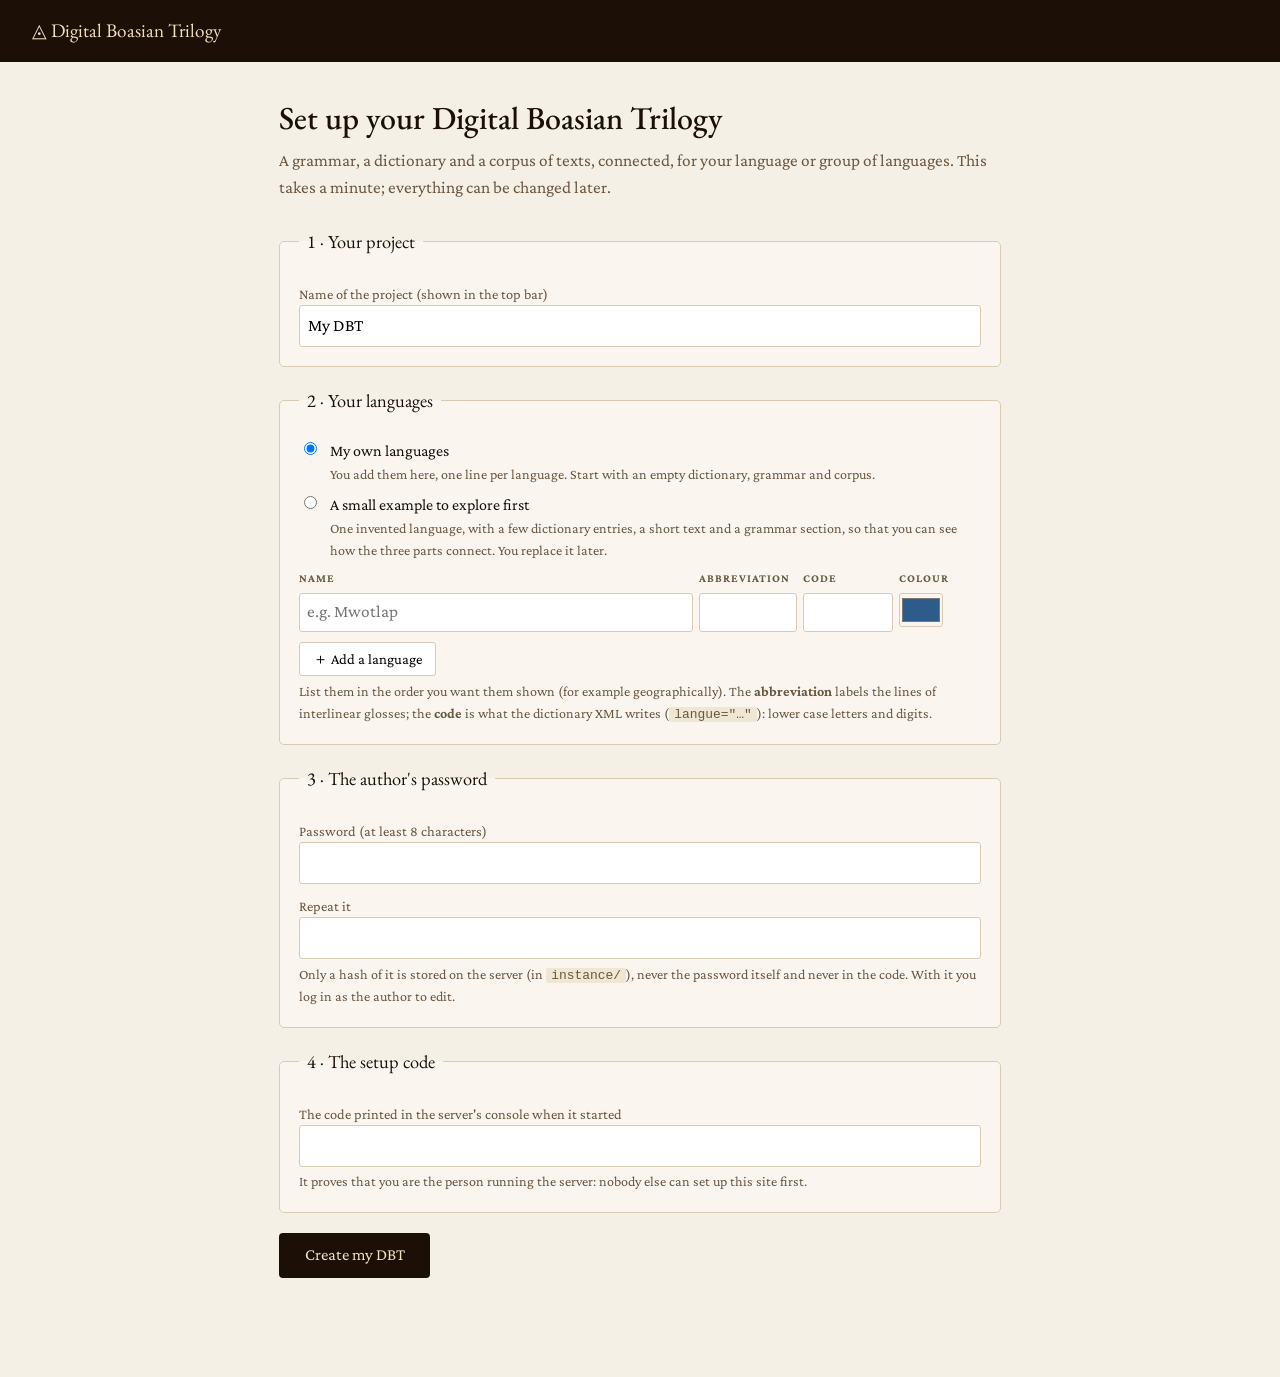
<file: setup.html>
<!DOCTYPE html>
<html lang="en">
<head>
<meta charset="UTF-8">
<meta name="viewport" content="width=device-width, initial-scale=1">
<title>Set up your Digital Boasian Trilogy</title>
<link rel="preconnect" href="https://fonts.googleapis.com">
<link href="https://fonts.googleapis.com/css2?family=Crimson+Pro:wght@400;600&family=EB+Garamond:wght@400;500&display=swap" rel="stylesheet">
<style>
  :root { --ink:#1c0f06; --ink-light:#6b5640; --paper:#f5f0e6; --card:#faf6ef; --gold:#8a5f18; --border:#d8cbb4; --error:#922810; --ok:#267040; }
  * { box-sizing: border-box; }
  body { margin:0; background:var(--paper); color:var(--ink); font-family:'Crimson Pro',serif; font-size:1.08rem; line-height:1.55; }
  header { background:#1c0f06; color:#f0dfc0; padding:1rem 2rem; font-family:'EB Garamond',serif; font-size:1.2rem; }
  main { max-width:760px; margin:2rem auto 4rem; padding:0 1.2rem; }
  h1 { font-family:'EB Garamond',serif; font-weight:500; font-size:2rem; margin:0 0 0.3rem; }
  .lead { color:var(--ink-light); margin:0 0 1.6rem; }
  fieldset { border:1px solid var(--border); background:var(--card); border-radius:5px; margin:0 0 1.2rem; padding:1rem 1.2rem 1.2rem; }
  legend { font-family:'EB Garamond',serif; font-size:1.15rem; padding:0 0.5rem; }
  label { display:block; font-size:0.9rem; color:var(--ink-light); margin-top:0.7rem; }
  input[type=text], input[type=password] { width:100%; font:inherit; padding:0.4rem 0.5rem; border:1px solid var(--border); border-radius:3px; background:#fff; }
  input[type=color] { width:44px; height:34px; padding:0; border:1px solid var(--border); border-radius:3px; background:none; }
  .choice { display:flex; gap:0.6rem; align-items:flex-start; margin:0.5rem 0; color:var(--ink); font-size:1rem; }
  .choice small { display:block; color:var(--ink-light); font-size:0.88rem; }
  table { width:100%; border-collapse:collapse; margin-top:0.4rem; }
  th { text-align:left; font-size:0.72rem; letter-spacing:0.08em; text-transform:uppercase; color:var(--ink-light); padding:0 0.4rem 0.2rem 0; }
  td { padding:0.15rem 0.4rem 0.15rem 0; }
  td input[type=text] { padding:0.3rem 0.4rem; }
  .x { background:none; border:none; color:var(--error); cursor:pointer; font-size:1rem; }
  button.add { background:#fff; border:1px solid var(--border); border-radius:3px; padding:0.3rem 0.8rem; font:inherit; font-size:0.92rem; cursor:pointer; margin-top:0.5rem; }
  button.go { background:var(--ink); color:#f0dfc0; border:none; border-radius:4px; padding:0.6rem 1.6rem; font:inherit; font-size:1.05rem; cursor:pointer; }
  button.go:disabled { opacity:0.5; cursor:default; }
  .msg { margin:0.8rem 0 0; min-height:1.4rem; font-size:0.98rem; }
  .msg.error { color:var(--error); } .msg.ok { color:var(--ok); }
  .hint { font-size:0.88rem; color:var(--ink-light); margin:0.3rem 0 0; }
  code { background:#efe6d3; padding:0 0.3rem; border-radius:2px; font-size:0.92em; }
</style>
</head>
<body>
<header>◬ Digital Boasian Trilogy</header>
<main>
  <h1>Set up your Digital Boasian Trilogy</h1>
  <p class="lead">A grammar, a dictionary and a corpus of texts, connected, for your language or group of languages.
    This takes a minute; everything can be changed later.</p>

  <form id="setup" autocomplete="off">
    <fieldset>
      <legend>1 · Your project</legend>
      <label for="name">Name of the project (shown in the top bar)</label>
      <input type="text" id="name" value="My DBT" maxlength="80">
    </fieldset>

    <fieldset>
      <legend>2 · Your languages</legend>
      <div class="choice"><input type="radio" name="mode" id="mode-own" value="own" checked>
        <label for="mode-own" style="margin:0;color:inherit;font-size:inherit;">My own languages
          <small>You add them here, one line per language. Start with an empty dictionary, grammar and corpus.</small></label></div>
      <div class="choice"><input type="radio" name="mode" id="mode-starter" value="starter">
        <label for="mode-starter" style="margin:0;color:inherit;font-size:inherit;">A small example to explore first
          <small>One invented language, with a few dictionary entries, a short text and a grammar section, so that you can see how the three parts connect. You replace it later.</small></label></div>
      <div id="langs-box">
        <table>
          <thead><tr><th>Name</th><th style="width:6.5rem;">Abbreviation</th><th style="width:6rem;">Code</th><th style="width:3.4rem;">Colour</th><th style="width:1.6rem;"></th></tr></thead>
          <tbody id="langs"></tbody>
        </table>
        <button type="button" class="add" id="add-lang">＋ Add a language</button>
        <p class="hint">List them in the order you want them shown (for example geographically). The <b>abbreviation</b> labels the lines of
          interlinear glosses; the <b>code</b> is what the dictionary XML writes (<code>langue="…"</code>): lower case letters and digits.</p>
      </div>
    </fieldset>

    <fieldset>
      <legend>3 · The author's password</legend>
      <label for="pw">Password (at least 8 characters)</label>
      <input type="password" id="pw" autocomplete="new-password">
      <label for="pw2">Repeat it</label>
      <input type="password" id="pw2" autocomplete="new-password">
      <p class="hint">Only a hash of it is stored on the server (in <code>instance/</code>), never the password itself and never in the code.
        With it you log in as the author to edit.</p>
    </fieldset>

    <fieldset>
      <legend>4 · The setup code</legend>
      <label for="code">The code printed in the server's console when it started</label>
      <input type="text" id="code" spellcheck="false">
      <p class="hint">It proves that you are the person running the server: nobody else can set up this site first.</p>
    </fieldset>

    <button type="submit" class="go" id="go">Create my DBT</button>
    <p class="msg" id="msg"></p>
  </form>
</main>
<script>
const PALETTE = ['#2e5c8a', '#c07820', '#922810', '#267040', '#5c2878', '#0e7c86', '#a0407a', '#6b6b1a', '#b04a2a', '#3a5f3a'];
const rows = [];                                    // {name, abbr, code, color, abbrEdited, codeEdited}
const $ = id => document.getElementById(id);
const ascii = s => s.normalize('NFD').replace(/[\u0300-\u036f]/g, '').toLowerCase().replace(/[^a-z0-9]/g, '');

function suggest(row) {
  if (!row.abbrEdited) row.abbr = row.name.trim().slice(0, 3).replace(/^./, c => c.toUpperCase());
  if (!row.codeEdited) row.code = ascii(row.name).slice(0, 3) || '';
}
function render() {
  $('langs').innerHTML = rows.map((r, i) => `<tr data-i="${i}">
    <td><input type="text" data-f="name" value="${esc(r.name)}" placeholder="e.g. Mwotlap"></td>
    <td><input type="text" data-f="abbr" value="${esc(r.abbr)}" maxlength="8"></td>
    <td><input type="text" data-f="code" value="${esc(r.code)}" maxlength="12"></td>
    <td><input type="color" data-f="color" value="${r.color}"></td>
    <td>${rows.length > 1 ? '<button type="button" class="x" data-del="1" title="Remove">✕</button>' : ''}</td></tr>`).join('');
}
const esc = s => String(s).replace(/&/g, '&amp;').replace(/"/g, '&quot;').replace(/</g, '&lt;');
function addRow(name = '') {
  const r = { name, abbr: '', code: '', color: PALETTE[rows.length % PALETTE.length], abbrEdited: false, codeEdited: false };
  suggest(r); rows.push(r); render();
}
$('langs').addEventListener('input', e => {
  const tr = e.target.closest('tr'), f = e.target.dataset.f; if (!tr || !f) return;
  const r = rows[+tr.dataset.i]; r[f] = e.target.value;
  if (f === 'abbr') r.abbrEdited = true;
  if (f === 'code') r.codeEdited = true;
  if (f === 'name') { suggest(r); tr.querySelector('[data-f=abbr]').value = r.abbr; tr.querySelector('[data-f=code]').value = r.code; }
});
$('langs').addEventListener('click', e => { const b = e.target.closest('[data-del]'); if (b) { rows.splice(+b.closest('tr').dataset.i, 1); render(); } });
$('add-lang').addEventListener('click', () => addRow());
document.querySelectorAll('input[name=mode]').forEach(r => r.addEventListener('change', () => {
  $('langs-box').style.display = document.querySelector('input[name=mode]:checked').value === 'own' ? '' : 'none';
}));

function say(text, cls) { const m = $('msg'); m.textContent = text; m.className = 'msg ' + (cls || ''); }
$('setup').addEventListener('submit', async e => {
  e.preventDefault();
  const mode = document.querySelector('input[name=mode]:checked').value;
  if ($('pw').value !== $('pw2').value) return say('The two passwords differ.', 'error');
  say('Creating your DBT…'); $('go').disabled = true;
  try {
    const r = await fetch('/api/setup', { method: 'POST', headers: { 'Content-Type': 'application/json' }, body: JSON.stringify({
      name: $('name').value.trim(), mode, password: $('pw').value, setupCode: $('code').value.trim(),
      languages: mode === 'own' ? rows.map(x => ({ name: x.name.trim(), abbr: x.abbr.trim(), code: x.code.trim(), color: x.color })) : [] }) });
    const d = await r.json();
    if (!r.ok || !d.ok) throw new Error(d.error || ('HTTP ' + r.status));
    if (d.restart === 'manual') { say('Done. Now restart the server (stop it and start it again), then reload this page.', 'ok'); return; }
    say('Done. The server is restarting…', 'ok');
    for (let i = 0; i < 60; i++) {                           // wait for it to come back, then open the site
      await new Promise(res => setTimeout(res, 1000));
      try { const s = await fetch('/api/auth/status'); if (s.ok) { location.href = '/'; return; } } catch (err) { /* still restarting */ }
    }
    say('The server is taking long to restart. Reload this page in a moment.', 'error');
  } catch (err) { say(err.message, 'error'); $('go').disabled = false; }
});
addRow('');
</script>
</body>
</html>
</file>
